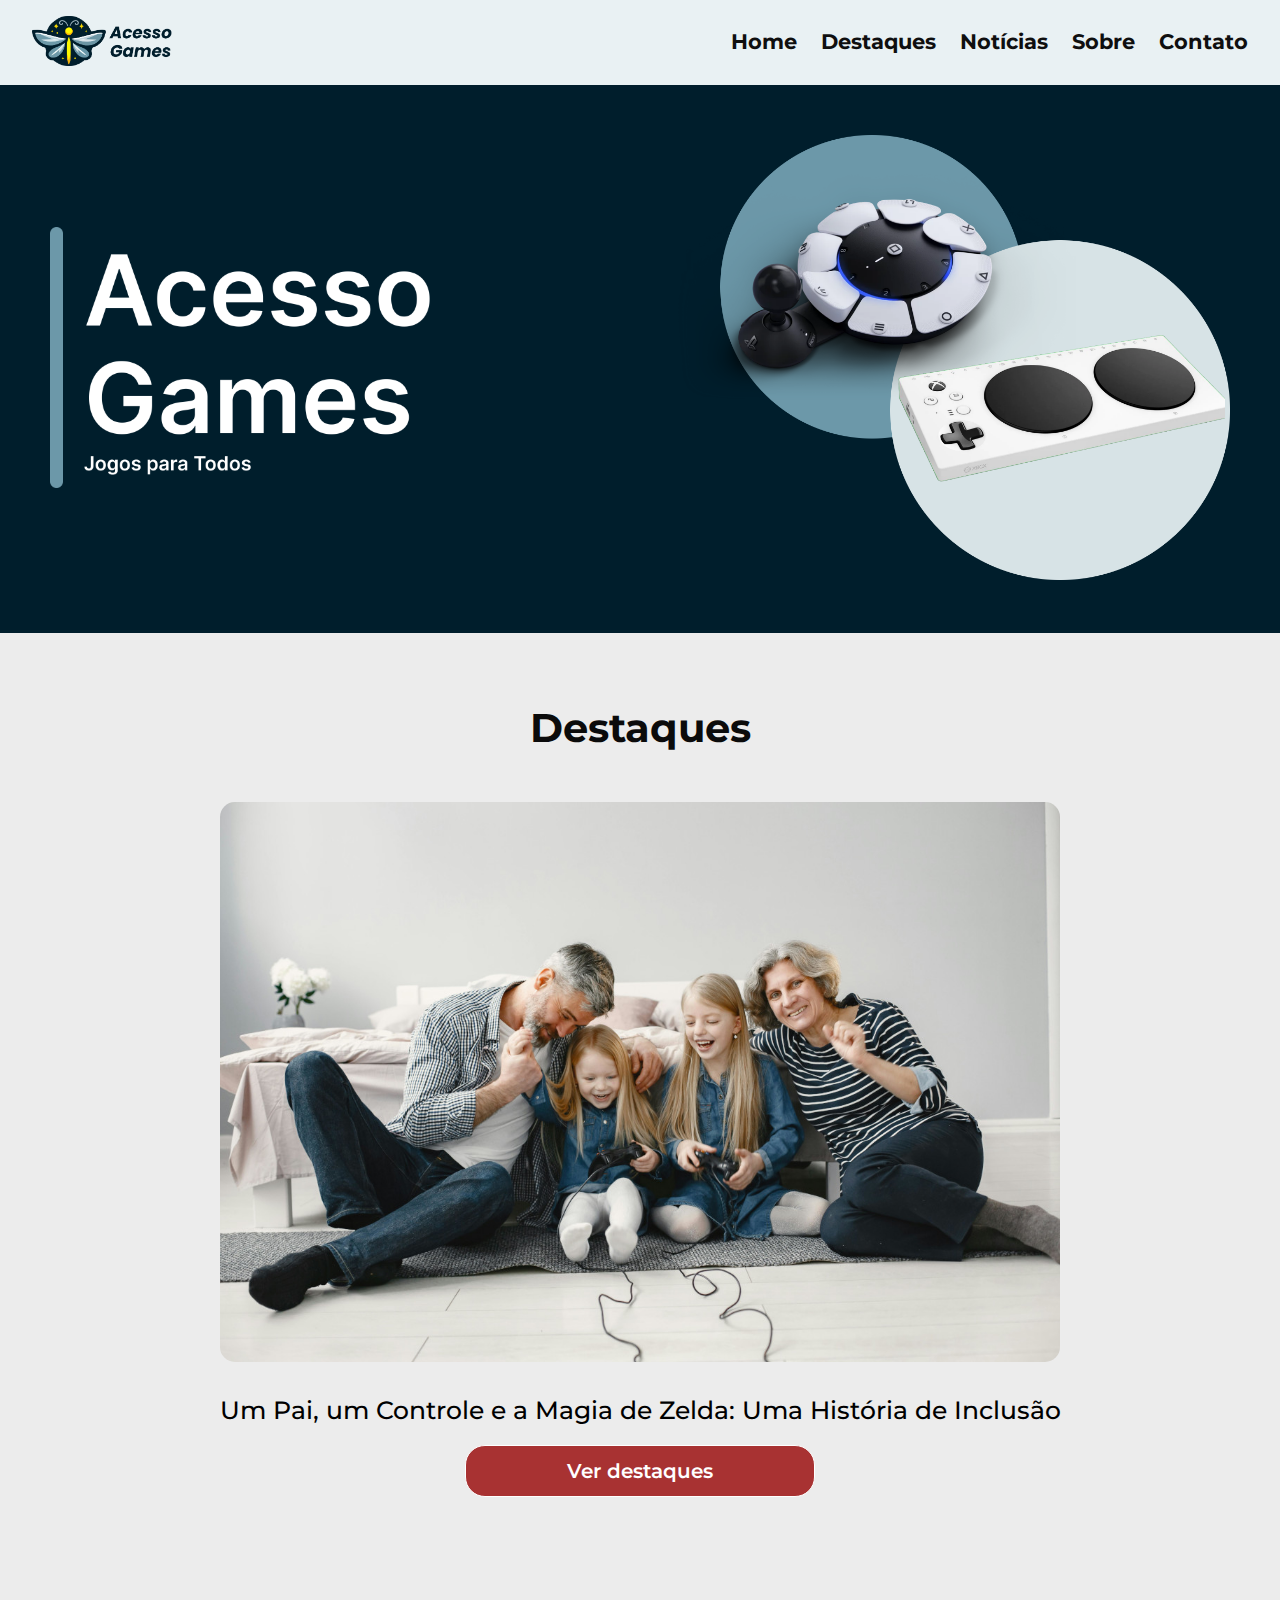
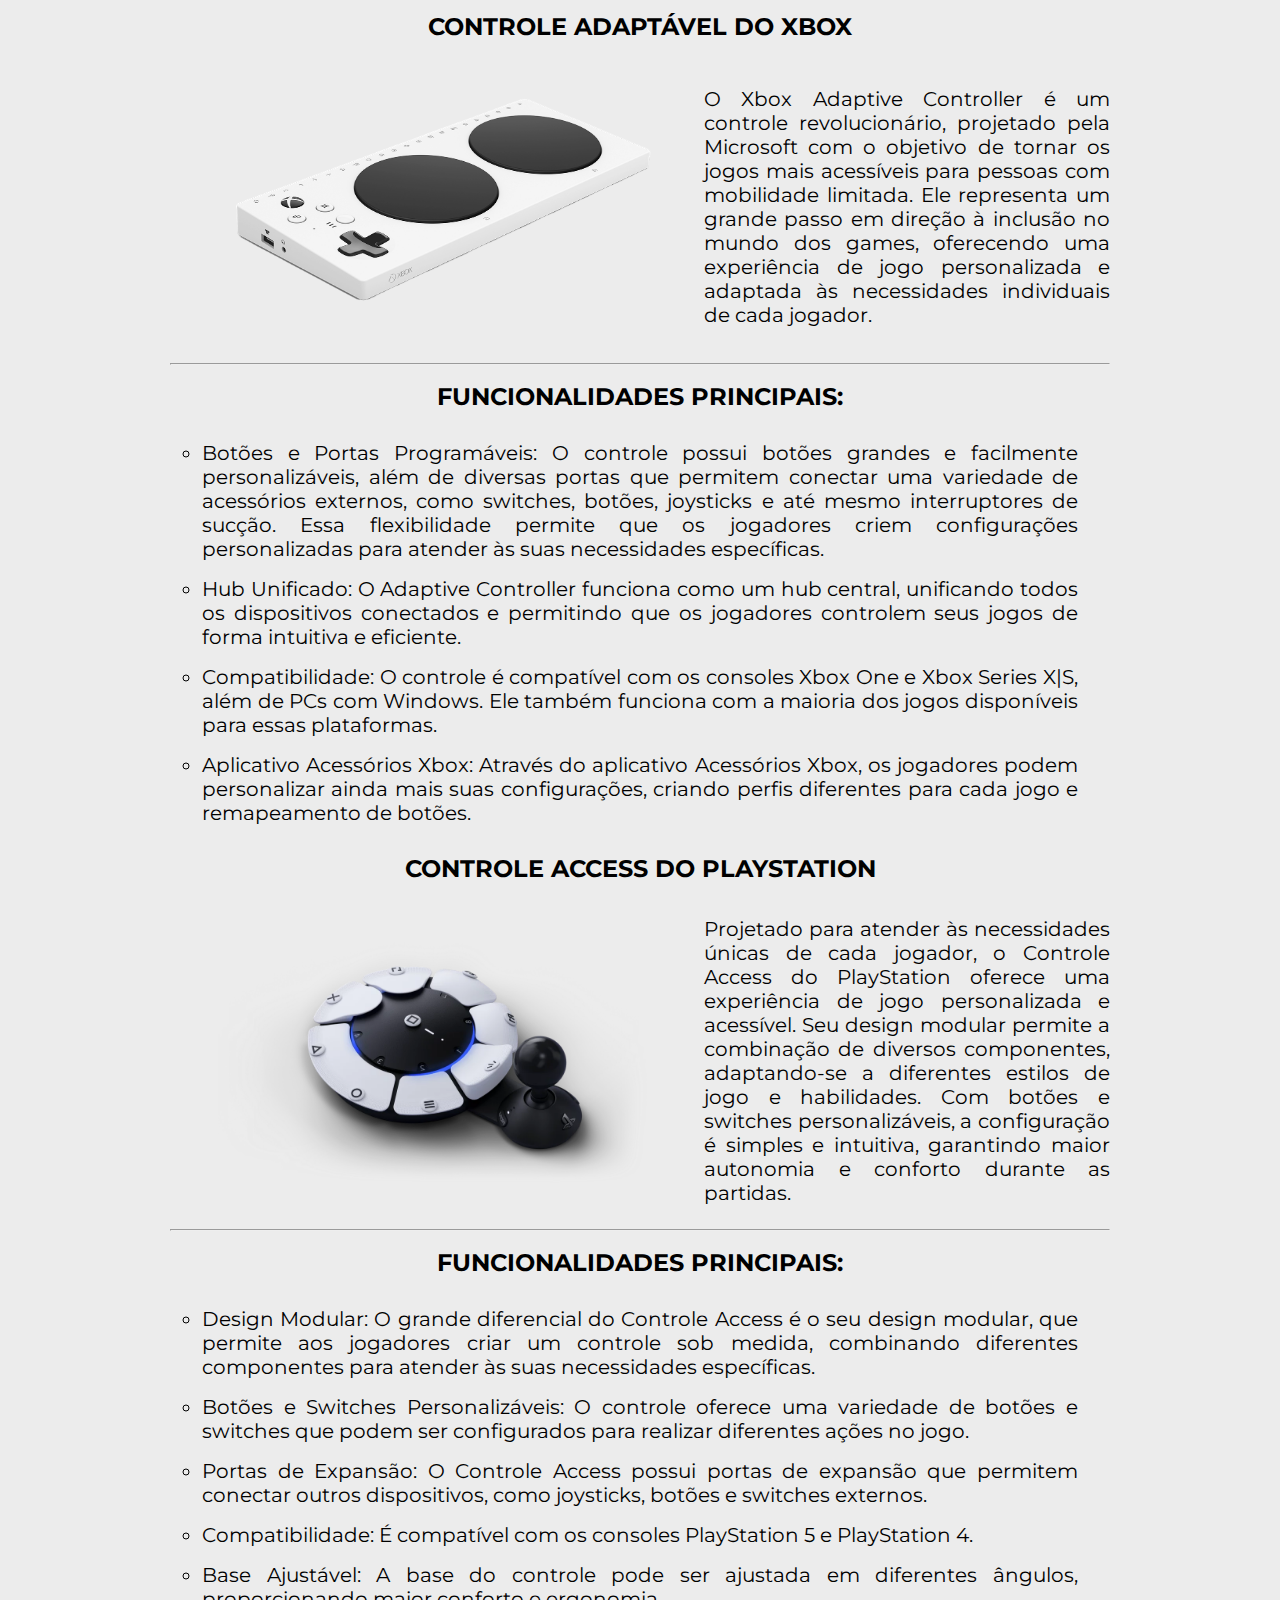
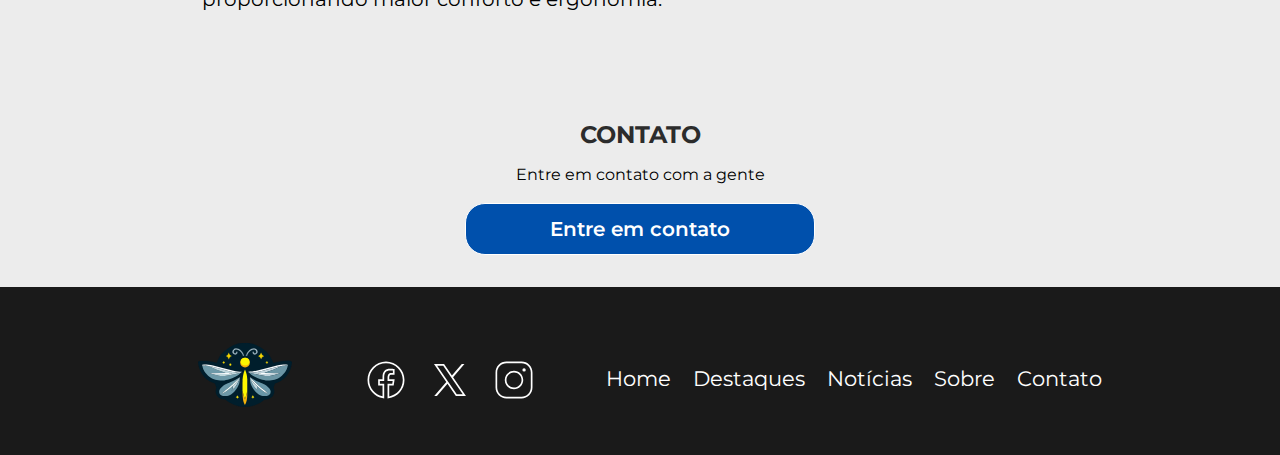
<file: index.html>
<!DOCTYPE html>
<html lang="pt-br">
  <head>
    <meta charset="UTF-8" />
    <meta name="viewport" content="width=device-width initial-scale=1.0" />
    <title>Home | Acesso Games</title>
    <link
      href="https://fonts.googleapis.com/css2?family=Montserrat:wght@300;400;700&family=Open+Sans:wght@300;400;700&display=swap"
      rel="stylesheet"
    />
    <link href="./css/reset.css" rel="stylesheet" />
    <link href="./css/base.css" rel="stylesheet" />
    <link href="./css/cabecalho.css" rel="stylesheet" />
    <link href="./css/landing.css" rel="stylesheet" />
    <link href="./css/destaques.css" rel="stylesheet" />
    <link href="./css/conteudo.css" rel="stylesheet" />
    <link href="./css/contato.css" rel="stylesheet" />
    <link href="./css/rodape.css" rel="stylesheet" />
  </head>
  <body>
    <header class="cabecalho__container">
      <a href="./index.html">
        <img
          class="cabecalho__logo"
          src="./img/logo/LogoAG_SideText_PNG.png"
          alt="Logo da Acesso Games"
        />
      </a>
      <nav class="cabecalho__navegacao">
        <ul>
          <li class="cabecalho__link"><a href="./index.html">Home</a></li>
          <li class="cabecalho__link">
            <a href="./destaques.html">Destaques</a>
          </li>
          <li class="cabecalho__link">
            <a href="./noticias.html">Notícias</a>
          </li>
          <li class="cabecalho__link"><a href="./sobre.html">Sobre</a></li>
          <li class="cabecalho__link"><a href="./contato.html">Contato</a></li>
        </ul>
      </nav>
    </header>
    <main>
      <section class="landing__container">
        <figure class="landing__text">
          <img
            src="./img/landingPage/acessoGames_text.png"
            alt="Texto Acesso Games"
          />
        </figure>
        <figure class="landing__image">
          <img
            src="./img/landingPage/controles_landing.png"
            alt="Controles Landing Page"
          />
        </figure>
      </section>
      <section class="destaques__container">
        <h2 class="destaques__titulo">Destaques</h2>
        <a href="./destaques.html">
          <figure class="destaques__painel">
            <img
              src="./img/destaques.jpg"
              alt=""
              class="destaques__painel-imagem"
            />
            <figcaption class="destaques__painel-texto">
              Um Pai, um Controle e a Magia de Zelda: Uma História de Inclusão
            </figcaption>
          </figure>
        </a>
        <a href="./destaques.html" class="destaques__botao botao"
          >Ver destaques</a
        >
      </section>
      <section class="conteudo container" id="perifericos">
        <div class="controle__xbox">
          <h2 class="conteudo__titulo">Controle Adaptável do Xbox</h2>
          <div class="conteudo__item">
            <img
              class="conteudo__imagem"
              src="./img/landingPage/xboxControllerDestaque.png"
              alt="Controle Adaptável do Xbox"
            />
            <p class="conteudo__texto">
              O Xbox Adaptive Controller é um controle revolucionário, projetado
              pela Microsoft com o objetivo de tornar os jogos mais acessíveis
              para pessoas com mobilidade limitada. Ele representa um grande
              passo em direção à inclusão no mundo dos games, oferecendo uma
              experiência de jogo personalizada e adaptada às necessidades
              individuais de cada jogador.
            </p>
          </div>
          <hr />
          <h2 class="conteudo__titulo">Funcionalidades Principais:</h2>
          <ul class="conteudo__lista">
            <li class="conteudo__texto">
              Botões e Portas Programáveis: O controle possui botões grandes e
              facilmente personalizáveis, além de diversas portas que permitem
              conectar uma variedade de acessórios externos, como switches,
              botões, joysticks e até mesmo interruptores de sucção. Essa
              flexibilidade permite que os jogadores criem configurações
              personalizadas para atender às suas necessidades específicas.
            </li>
            <li class="conteudo__texto">
              Hub Unificado: O Adaptive Controller funciona como um hub central,
              unificando todos os dispositivos conectados e permitindo que os
              jogadores controlem seus jogos de forma intuitiva e eficiente.
            </li>
            <li class="conteudo__texto">
              Compatibilidade: O controle é compatível com os consoles Xbox One
              e Xbox Series X|S, além de PCs com Windows. Ele também funciona
              com a maioria dos jogos disponíveis para essas plataformas.
            </li>
            <li class="conteudo__texto">
              Aplicativo Acessórios Xbox: Através do aplicativo Acessórios Xbox,
              os jogadores podem personalizar ainda mais suas configurações,
              criando perfis diferentes para cada jogo e remapeamento de botões.
            </li>
          </ul>
        </div>

        <div class="controle__playstation">
          <h2 class="conteudo__titulo">Controle Access do PlayStation</h2>
          <div class="conteudo__item">
            <img
              class="conteudo__imagem"
              src="./img/landingPage/psControllerDestaque.png"
              alt="Controle Access do PlayStation"
            />
            <p class="conteudo__texto">
              Projetado para atender às necessidades únicas de cada jogador, o
              Controle Access do PlayStation oferece uma experiência de jogo
              personalizada e acessível. Seu design modular permite a combinação
              de diversos componentes, adaptando-se a diferentes estilos de jogo
              e habilidades. Com botões e switches personalizáveis, a
              configuração é simples e intuitiva, garantindo maior autonomia e
              conforto durante as partidas.
            </p>
          </div>
          <hr />
          <h2 class="conteudo__titulo">Funcionalidades Principais:</h2>
          <ul class="conteudo__lista">
            <li class="conteudo__texto">
              Design Modular: O grande diferencial do Controle Access é o seu
              design modular, que permite aos jogadores criar um controle sob
              medida, combinando diferentes componentes para atender às suas
              necessidades específicas.
            </li>
            <li class="conteudo__texto">
              Botões e Switches Personalizáveis: O controle oferece uma
              variedade de botões e switches que podem ser configurados para
              realizar diferentes ações no jogo.
            </li>
            <li class="conteudo__texto">
              Portas de Expansão: O Controle Access possui portas de expansão
              que permitem conectar outros dispositivos, como joysticks, botões
              e switches externos.
            </li>
            <li class="conteudo__texto">
              Compatibilidade: É compatível com os consoles PlayStation 5 e
              PlayStation 4.
            </li>
            <li class="conteudo__texto">
              Base Ajustável: A base do controle pode ser ajustada em diferentes
              ângulos, proporcionando maior conforto e ergonomia.
            </li>
          </ul>
        </div>
      </section>
      <section class="contato container">
        <h2 class="contato__titulo">Contato</h2>
        <p>Entre em contato com a gente</p>
        <a href="./contato.html" class="contato__botao botao"
          >Entre em contato</a
        >
      </section>
    </main>
    <footer class="rodape container">
      <img
        src="./img/logo/logoAG_SVG.svg"
        alt="Logo do Acesso Games"
        class="rodape__logo"
      />
      <ul class="rodape__social">
        <li>
          <a href="#" class="rodape__midia"
            ><img src="img/facebook.svg" alt="Ícone do Facebook"
          /></a>
        </li>
        <li>
          <a href="#" class="rodape__midia"
            ><img src="img/twitter.svg" alt="Ícone do Twitter"
          /></a>
        </li>
        <li>
          <a href="#" class="rodape__midia"
            ><img src="img/instagram.svg" alt="Ícone do Instagram"
          /></a>
        </li>
      </ul>
      <nav>
        <ul class="rodape__navegacao">
          <li class="rodape__link"><a href="./index.html">Home</a></li>
          <li class="rodape__link"><a href="./destaques.html">Destaques</a></li>
          <li class="rodape__link"><a href="./noticias.html">Notícias</a></li>
          <li class="rodape__link"><a href="./sobre.html">Sobre</a></li>
          <li class="rodape__link"><a href="./contato.html">Contato</a></li>
        </ul>
      </nav>
    </footer>
  </body>
</html>
</file>
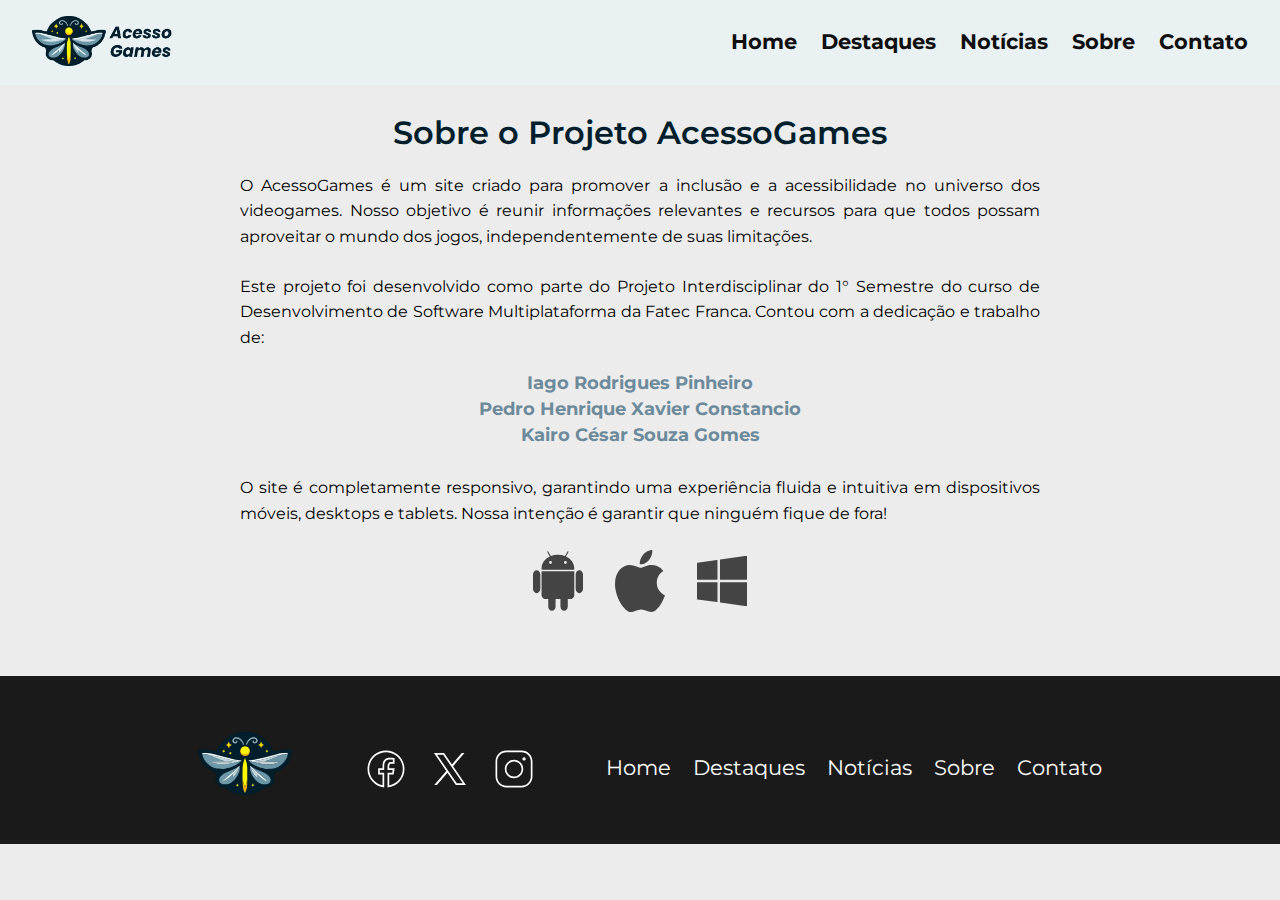
<file: sobre.html>
<!DOCTYPE html>
<html lang="pt-br">
  <head>
    <meta charset="UTF-8" />
    <meta http-equiv="X-UA-Compatible" content="IE=edge" />
    <meta name="viewport" content="width=device-width, initial-scale=1.0" />
    <title>Sobre | AcessoGames</title>
    <link
      href="https://fonts.googleapis.com/css2?family=Montserrat:wght@300;400;700&family=Open+Sans:wght@300;400;700&display=swap"
      rel="stylesheet"
    />
    <link href="./css/reset.css" rel="stylesheet" />
    <link href="./css/base.css" rel="stylesheet" />
    <link href="./css/cabecalho.css" rel="stylesheet" />
    <link href="./css/rodape.css" rel="stylesheet" />
    <link href="./css/sobre.css" rel="stylesheet" />
  </head>
  <body>
    <header class="cabecalho__container">
      <a href="./index.html">
        <img
          class="cabecalho__logo"
          src="./img/logo/LogoAG_SideText_PNG.png"
          alt="Logo da AcessoGames"
        />
      </a>
      <nav class="cabecalho__navegacao">
        <ul>
          <li class="cabecalho__link"><a href="./index.html">Home</a></li>
          <li class="cabecalho__link">
            <a href="./destaques.html">Destaques</a>
          </li>
          <li class="cabecalho__link">
            <a href="./noticias.html">Notícias</a>
          </li>
          <li class="cabecalho__link"><a href="./sobre.html">Sobre</a></li>
          <li class="cabecalho__link"><a href="./contato.html">Contato</a></li>
        </ul>
      </nav>
    </header>
    <main>
      <section class="sobre">
        <h1 class="sobre__titulo">Sobre o Projeto AcessoGames</h1>
        <p class="sobre__texto">
          O <strong>AcessoGames</strong> é um site criado para promover a
          inclusão e a acessibilidade no universo dos videogames. Nosso objetivo
          é reunir informações relevantes e recursos para que todos possam
          aproveitar o mundo dos jogos, independentemente de suas limitações.
        </p>
        <p class="sobre__texto">
          Este projeto foi desenvolvido como parte do
          <strong>Projeto Interdisciplinar do 1° Semestre</strong> do curso de
          Desenvolvimento de Software Multiplataforma da
          <strong>Fatec Franca</strong>. Contou com a dedicação e trabalho de:
        </p>
        <ul class="sobre__integrantes">
          <li><strong>Iago Rodrigues Pinheiro</strong></li>
          <li><strong>Pedro Henrique Xavier Constancio</strong></li>
          <li><strong>Kairo César Souza Gomes</strong></li>
        </ul>
        <section class="sobre__responsividade">
          <p class="sobre__texto">
            O site é completamente <strong>responsivo</strong>, garantindo uma
            experiência fluida e intuitiva em dispositivos móveis, desktops e
            tablets. Nossa intenção é garantir que ninguém fique de fora!
          </p>
          <div class="icons-container">
            <img
              src="img/android.svg"
              alt="Ícone Android"
              class="resposta-icon"
            />
            <img src="img/apple.svg" alt="Ícone Apple" class="resposta-icon" />
            <img
              src="img/windows.svg"
              alt="Ícone Windows"
              class="resposta-icon"
            />
          </div>
        </section>
      </section>
    </main>
    <footer class="rodape container">
      <img
        src="./img/logo/logoAG_SVG.svg"
        alt="Logo do Acesso Games"
        class="rodape__logo"
      />
      <ul class="rodape__social">
        <li>
          <a href="#" class="rodape__midia"
            ><img src="img/facebook.svg" alt="Ícone do Facebook"
          /></a>
        </li>
        <li>
          <a href="#" class="rodape__midia"
            ><img src="img/twitter.svg" alt="Ícone do Twitter"
          /></a>
        </li>
        <li>
          <a href="#" class="rodape__midia"
            ><img src="img/instagram.svg" alt="Ícone do Instagram"
          /></a>
        </li>
      </ul>
      <nav>
        <ul class="rodape__navegacao">
          <li class="rodape__link"><a href="./index.html">Home</a></li>
          <li class="rodape__link"><a href="./destaques.html">Destaques</a></li>
          <li class="rodape__link"><a href="./noticias.html">Notícias</a></li>
          <li class="rodape__link"><a href="./sobre.html">Sobre</a></li>
          <li class="rodape__link"><a href="./contato.html">Contato</a></li>
        </ul>
      </nav>
    </footer>
  </body>
</html>
</file>
<file: css/base.css>
:root {
  --branco: #ffffff;
  --azul-claro: #c9d6df; /* Azul vibrante com bom contraste */
  --azul-muito-claro: #E9F1F3; /* Usar Na Nav Bar */
  --vermelho-forte: #a83232; /* Vermelho com menor saturação */
  --cinza-escuro: #2c2c2c; /* Cinza escuro para maior contraste */
  --cinza-claro: #ececec; /* Cinza claro que mantém contraste */
  --cinza-medio: #b5b5b5; /* Cinza médio para fundos de seções */

  --fonte-link: #0056b3; /* Azul com contraste para links */
  --fonte-cinza: #4a4a4a; /* Cinza para textos */
  --borda-cabecalho-mobile: #0a2d3a; /* Azul escuro que combina com o tema */
  --bg-rodape: #1a1a1a; /* Fundo escuro para o rodapé */
  --bg-chamada-mobile: #00141a; /* Fundo para chamada em mobile */
  
  --cor-primaria: #001e2c; /* Cor base do logo */
  --azul-suave: #6c8a9a; /* Azul complementar, aplicado em fundos e seções */
  --cinza-suave: #d7e3e6; /* Cinza suave para contraste sutil */
  --gradiente-aplicacao: linear-gradient(45deg, #001e2c, #6c98a9); /* Gradiente para destaque visual */

  --montserrat: "Montserrat", sans-serif; /* Fonte primária */
}


body {
  font-family: var(--montserrat), sans-serif;
  background-color: #ececec;
}

.container {
  padding-right: 6%;
  padding-left: 6%;
}

.botao {
  text-align: center;

  display: block;

  width: 100%;
  max-width: 350px;

  box-sizing: border-box;

  padding: 1rem 2rem;
  border: 1px solid var(--branco);
}

@media screen and (min-width: 1024px) {
  .container {
    padding-left: calc((100% - 940px) / 2);
    padding-right: calc((100% - 940px) / 2);
  }
}
</file>
<file: css/cabecalho.css>
.cabecalho__container {
  display: flex;
  align-items: center;
  justify-content: space-between;
  padding: 1rem 2rem;
  background-color: var(--azul-muito-claro);
}

.cabecalho__logo {
  width: 20%;
  height: auto;
}

.cabecalho__navegacao ul {
  display: flex;
  gap: 1.5rem;
  list-style: none;
  margin: 0;
  padding: 0;
}

.cabecalho__link a {
  text-decoration: none;
  color: #0f0f0f;
  font-size: 1.3rem;
  font-weight: bold;
  transition: color 0.3s;
}

.cabecalho__link a:hover {
  color: var(--vermelho-forte);
}

@media (max-width: 768px) {
  .cabecalho__container {
    flex-direction: column;
    text-align: center;
  }

  .cabecalho__logo {
    width: 100%;
    margin-bottom: 1rem;
  }

  .cabecalho__navegacao ul {
    flex-direction: column;
    gap: 1;
  }
}
</file>
<file: css/landing.css>
.landing__container {
  display: flex;
  justify-content: space-between;
  align-items: center;
  background-color: #001e2c;
  padding: 50px;
  color: #fff;
}

.landing__text img {
  max-width: 75%;
  height: auto;
}

.landing__image img {
  max-width: 100%;
  height: auto;
}

.landing__text {
  flex: 1;
  padding-right: 10px;
  text-align: left;
}

.landing__image {
  flex: 1;
  padding-left: 20px;
  text-align: right;
}

@media (max-width: 768px) {
  .landing__container {
    flex-direction: column;
    align-items: center;
    padding: 20px;
  }

  .landing__text,
  .landing__image {
    flex: 0 0 100%;
    padding: 10px 0;
    text-align: center;
  }
}
</file>
<file: css/destaques.css>
.destaques__container {
  text-align: center;
  padding: 50px 0;
}

.destaques__titulo {
  padding: 20px;
  color: #0b0b0b;
  font-size: 40px;
  font-style: normal;
  font-weight: 700;
  line-height: normal;
  margin-bottom: 30px;
}

.destaques__painel {
  display: inline-block;
  text-align: center;
}

.destaques__painel-imagem {
  max-width: 70%;
  height: auto;
  border-radius: 15px;
  margin-bottom: 30px;
}

.destaques__painel-texto {
  color: #000;
  font-size: 25px;
  font-style: normal;
  font-weight: 500;
  line-height: normal;
}

.destaques__botao {
  display: inline-block;
  background-color: var(--vermelho-forte);
  color: #fff;
  font-size: 20px;
  font-weight: 600;
  text-decoration: none;
  border-radius: 20px;
  padding: 15px 30px;
  margin-top: 20px;
  transition: background-color 0.3s ease;
}

.destaques__botao:hover {
  background-color: #870000;
}

.destaques__conteudo {
  padding: 20px;
  display: flex;
  align-items: flex-start;
  gap: 20px;
}

.destaques__video {
  flex: 1;
  max-width: 30%;
  height: auto;
  border-radius: 10px;
}

.destaques__texto {
  flex: 1;
  max-width: 100%;
  text-align: justify;
  font-size: 1.2rem;
  line-height: 1.2;
}

@media (max-width: 768px) {
  .destaques__conteudo {
    flex-direction: column;
    justify-content: center;
    align-items: center;
    gap: 10px;
  }

  .destaques__video,
  .destaques__texto {
    flex: 0 0 100%;
    max-width: 100%;
  }

  .destaques__video {
    margin-bottom: 20px;
  }
}

@media (min-width: 1920px) {
  .destaques__botao {
    display: flex;
    justify-content: center;
    margin: 2% 43%;
  }
}
</file>
<file: css/conteudo.css>
.conteudo {
  padding-top: 3rem;
  padding-bottom: 3rem;
}

.conteudo__titulo {
  color: #000000;
  font-weight: 700;
  font-size: 1.5rem;
  font-family: var(--montserrat);
  text-transform: uppercase;
  text-align: center;

  margin-top: 1.25rem;
  margin-bottom: 1.25rem;
}

.conteudo__texto {
  line-height: normal;
  font-size: 1.25rem;
  text-align: justify;
  margin-top: 1rem;
  margin-bottom: 1rem;
}

.conteudo__lista {
  list-style: circle;
  margin: 2rem;
}

.conteudo__imagem {
  width: 100%;
  height: auto;
}

@media screen and (min-width: 1024px) {
  .conteudo__item {
    display: flex;
    justify-content: space-between;
    align-items: center;
  }

  .conteudo__imagem {
    width: 50%;
    margin: 1rem 2rem;
  }
}
</file>
<file: css/contato.css>
.contato {
  display: flex;
  flex-direction: column;
  align-items: center;

  text-align: center;

  padding-top: 2rem;
  padding-bottom: 2rem;
}

.contato__titulo {
  color: var(--cinza-escuro);
  font-weight: 700;
  font-size: 1.5rem;
  font-family: var(--montserrat);
  text-transform: uppercase;
  text-align: center;

  margin-bottom: 1.25rem;
}

.contato__botao {
  display: inline-block;
  background-color: #0050ac;
  color: #fff;
  font-size: 20px;
  font-weight: 600;
  text-decoration: none;
  border-radius: 20px;
  padding: 15px 30px;
  margin-top: 20px;
  transition: background-color 0.3s ease;
}

.contato__botao:hover {
  background-color: #2b8ad8;
}

.form-label {
  font-size: 1.5rem;
  margin: 1rem;
}

.form-control {
  font-size: 1.5rem;
  padding: 3%;
}

.btn {
  width: 100%;
  margin: 2rem 0;
  padding: 2%;
}
</file>
<file: css/rodape.css>
.rodape {
  display: flex;
  flex-direction: column;
  align-items: center;

  background-color: var(--bg-rodape);

  padding-top: 2.5rem;
  padding-bottom: 2rem;
}

.rodape__logo {
  display: block;

  width: 10%;
  height: 10%;

  margin-left: 3%;
}

.rodape__social {
  display: flex;
  filter: invert(1);
}

.rodape__midia {
  display: block;

  width: 32px;
  height: 32px;

  margin: 2rem 1rem;
}

.rodape__navegacao {
  color: var(--branco);
  text-align: center;
  font-size: 1.3rem;
  padding-top: 20px;
  line-height: 3;
}

.rodape__link {
  display: inline-block;

  margin: 0 0.5rem 0.7rem;
}

@media screen and (min-width: 1024px) {
  .rodape {
    flex-direction: row;
    flex-wrap: wrap;
    justify-content: space-between;
  }

  .rodape__navegacao {
    text-align: right;

    min-width: 400px;
  }
}
</file>
<file: css/sobre.css>
.sobre {
  padding: 2rem;
  max-width: 800px;
  margin: 0 auto;
  text-align: center;
}

.sobre__titulo {
  font-size: 2rem;
  font-weight: 600;
  color: var(--cor-primaria);
  margin-bottom: 1.5rem;
}

.sobre__texto {
  font-size: 1rem;
  color: #000;
  line-height: 1.6;
  margin-bottom: 1.5rem;
  text-align: justify;
}

.sobre__integrantes {
  list-style: none;
  padding: 0;
  margin: 1rem 0;
}

.sobre__integrantes li {
  font-size: 1.1rem;
  color: var(--azul-suave);
  margin-bottom: 0.5rem;
  font-weight: bold;
}

.sobre__responsividade {
  color: #000;
  text-align: center;
  margin: 2rem 0;
}

.icons-container {
  display: flex;
  justify-content: center;
  gap: 2rem;
  margin-top: 1rem;
}

.resposta-icon {
  width: 50px;
  height: auto;
}

@media screen and (max-width: 768px) {
  .icons-container {
    gap: 1rem;
  }

  .resposta-icon {
    width: 40px;
  }
}
</file>
